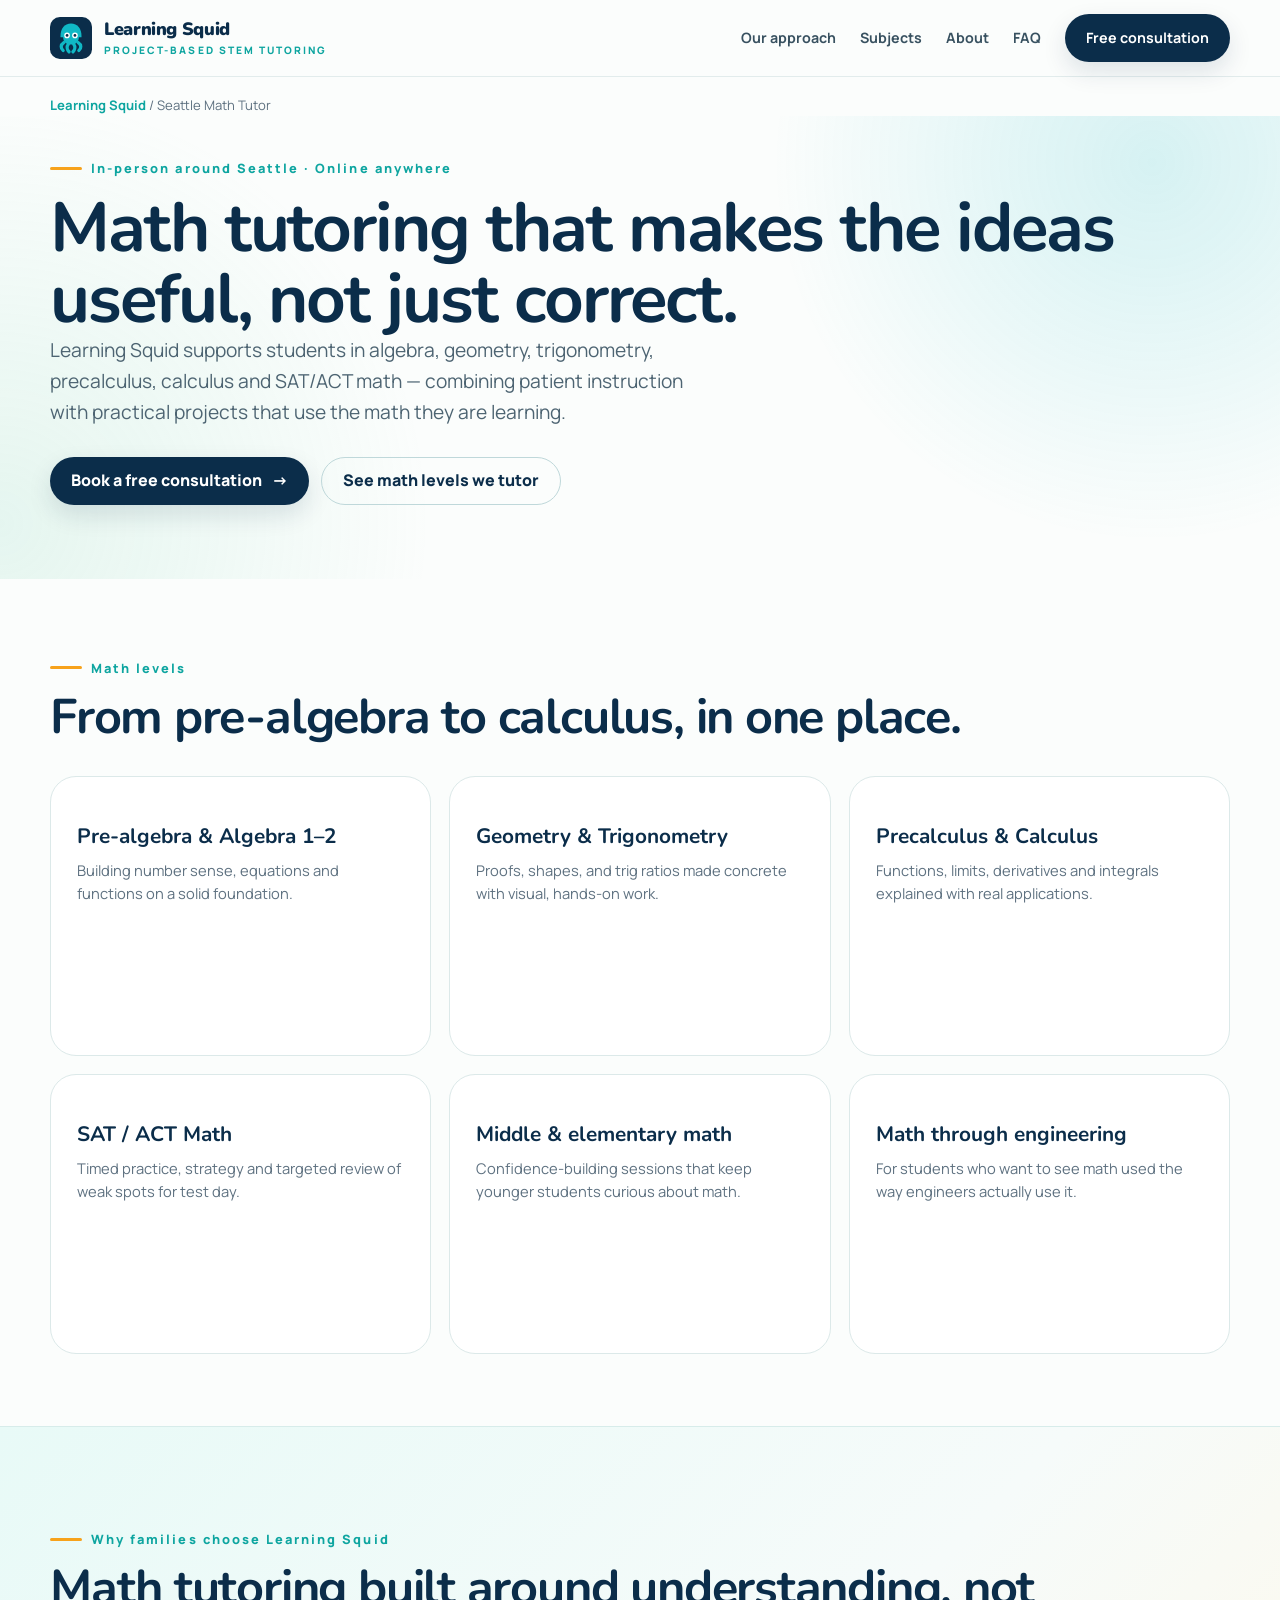
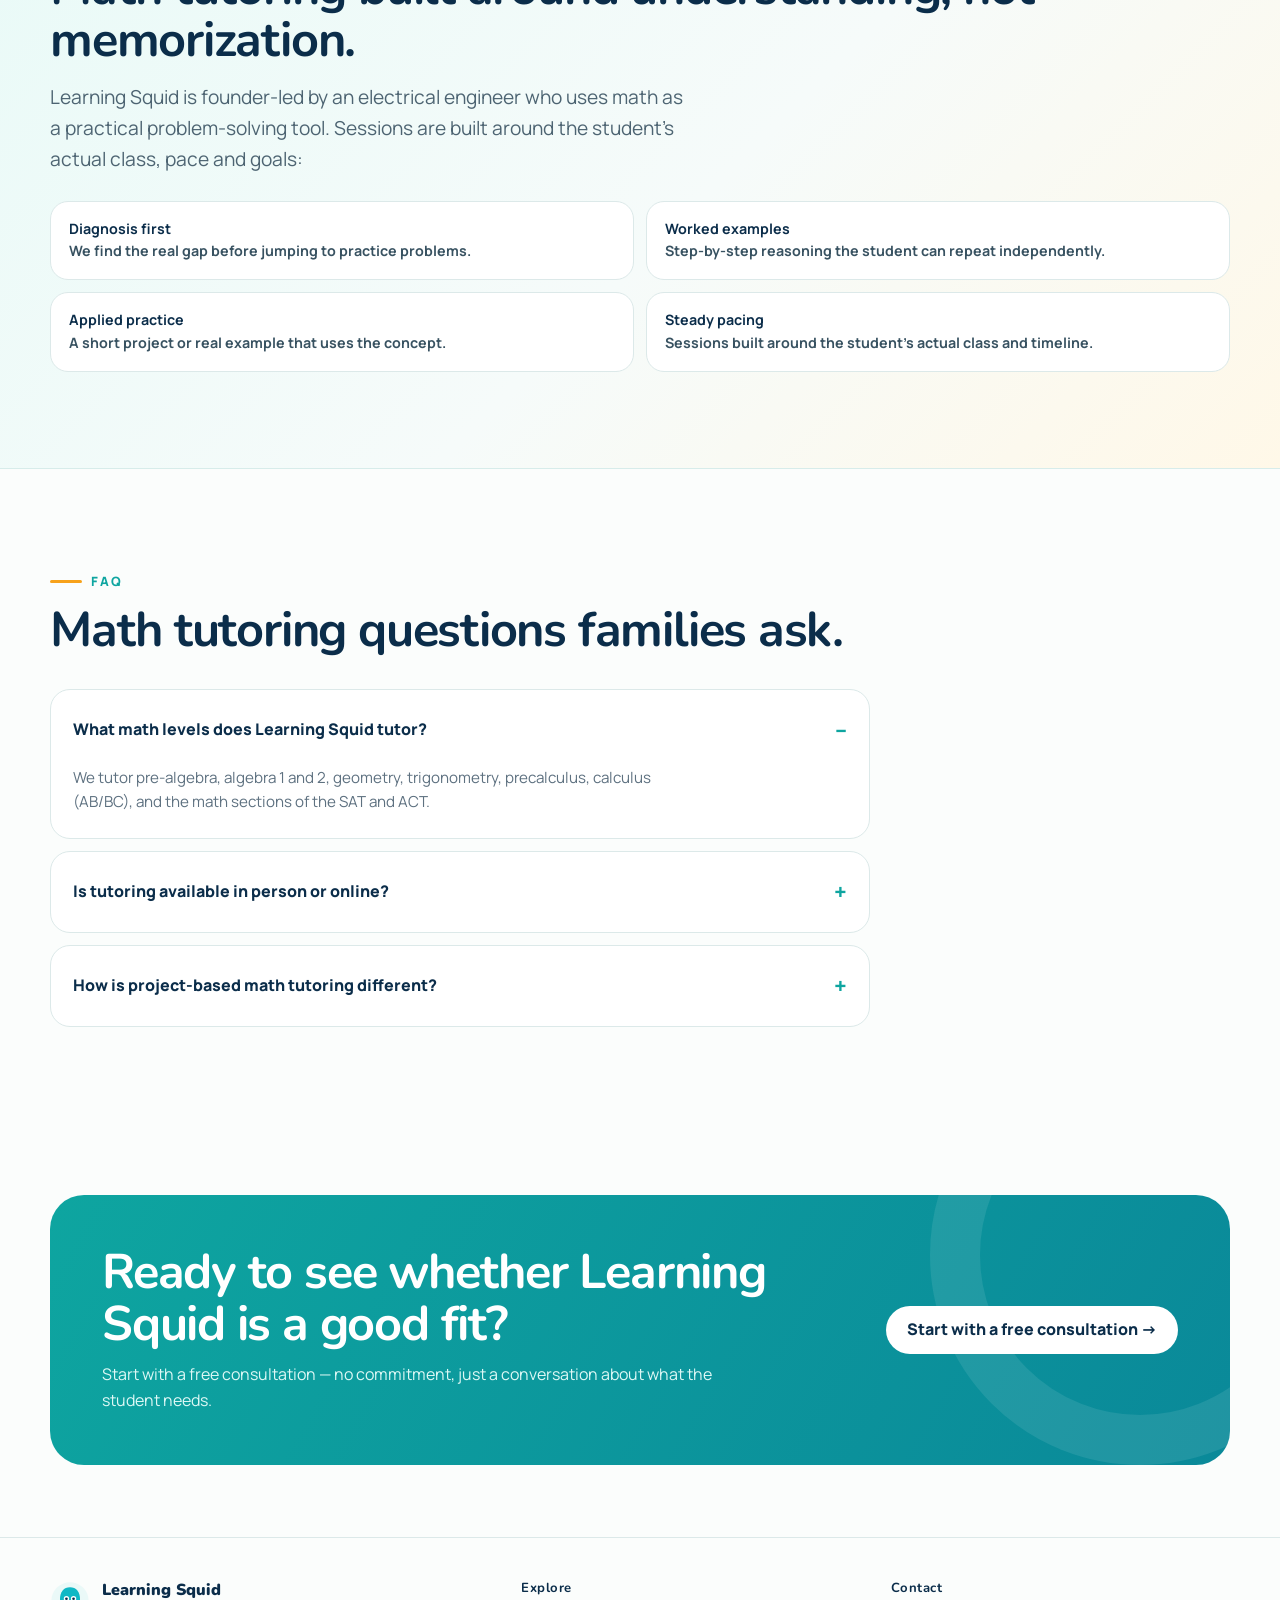
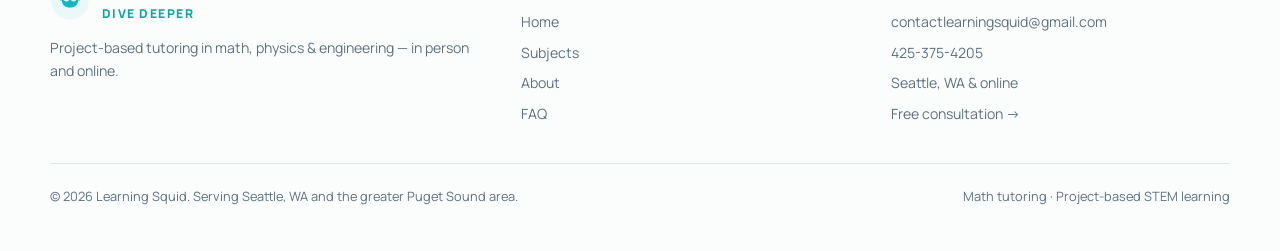
<file: math-tutor-seattle.html>
<!DOCTYPE html>

<html lang="en">
<head>
<meta charset="utf-8"/>
<meta content="width=device-width, initial-scale=1" name="viewport"/>
<title>Math Tutoring in Seattle | Algebra Through Calculus | Learning Squid</title>
<meta content="One-on-one math tutoring in Seattle and online for algebra, geometry, precalculus, calculus and SAT/ACT math, with hands-on project-based learning." name="description"/>
<link href="https://learningsquid.com/math-tutor-seattle.html" rel="canonical"/>
<meta content="index, follow" name="robots"/>
<meta content="#0B2D4A" name="theme-color"/>
<meta content="website" property="og:type"/>
<meta content="Learning Squid" property="og:site_name"/>
<meta content="Math Tutoring in Seattle | Learning Squid" property="og:title"/>
<meta content="One-on-one math tutoring from algebra through calculus, combining patient instruction with hands-on projects." property="og:description"/>
<meta content="https://learningsquid.com/math-tutor-seattle.html" property="og:url"/>
<link href="data:image/svg+xml,%3Csvg xmlns='http://www.w3.org/2000/svg' viewBox='0 0 64 64'%3E%3Crect width='64' height='64' rx='15' fill='%230B2D4A'/%3E%3Cpath d='M32 10c-10 0-16 8-16 19v2h32v-2c0-11-6-19-16-19Z' fill='%2310B8C5'/%3E%3Cpath d='M20 30c0 8 5 12 12 12s12-4 12-12' fill='%2310B8C5'/%3E%3Ccircle cx='26' cy='28' r='4.3' fill='%23fff'/%3E%3Ccircle cx='38' cy='28' r='4.3' fill='%23fff'/%3E%3Ccircle cx='26' cy='28' r='2.1' fill='%230B2D4A'/%3E%3Ccircle cx='38' cy='28' r='2.1' fill='%230B2D4A'/%3E%3C/svg%3E" rel="icon"/>
<link href="https://fonts.googleapis.com" rel="preconnect"/>
<link crossorigin="" href="https://fonts.gstatic.com" rel="preconnect"/>
<link href="https://fonts.googleapis.com/css2?family=Manrope:wght@400;500;600;700;800&amp;family=Nunito:wght@700;800;900&amp;display=swap" rel="stylesheet"/>
<link href="styles.css" rel="stylesheet"/>
<script type="application/ld+json">{
  "@context": "https://schema.org",
  "@type": "BreadcrumbList",
  "itemListElement": [
    {
      "@type": "ListItem",
      "position": 1,
      "name": "Learning Squid",
      "item": "https://learningsquid.com/"
    },
    {
      "@type": "ListItem",
      "position": 2,
      "name": "Seattle Math Tutor",
      "item": "https://learningsquid.com/math-tutor-seattle.html"
    }
  ]
}</script>
<script type="application/ld+json">{
  "@context": "https://schema.org",
  "@type": "Service",
  "serviceType": "Math tutoring",
  "provider": {
    "@type": "LocalBusiness",
    "name": "Learning Squid",
    "url": "https://learningsquid.com/",
    "telephone": "+1-425-375-4205"
  },
  "areaServed": {
    "@type": "City",
    "name": "Seattle"
  },
  "description": "One-on-one math tutoring covering algebra, geometry, trigonometry, precalculus, calculus and SAT/ACT math, combined with hands-on projects."
}</script>
<script type="application/ld+json">{
  "@context": "https://schema.org",
  "@type": "FAQPage",
  "mainEntity": [
    {
      "@type": "Question",
      "name": "What math levels does Learning Squid tutor?",
      "acceptedAnswer": {
        "@type": "Answer",
        "text": "We tutor pre-algebra, algebra 1 and 2, geometry, trigonometry, precalculus, calculus (AB/BC), and the math sections of the SAT and ACT."
      }
    },
    {
      "@type": "Question",
      "name": "Is tutoring available in person or online?",
      "acceptedAnswer": {
        "@type": "Answer",
        "text": "Both. In-person sessions are available around the Seattle area, and online tutoring is available for families who prefer remote sessions."
      }
    },
    {
      "@type": "Question",
      "name": "How is project-based math tutoring different?",
      "acceptedAnswer": {
        "@type": "Answer",
        "text": "Alongside homework help and test preparation, students use the math they are learning in a small hands-on project or practical example so the concept has a reason to matter."
      }
    }
  ]
}</script>
</head>
<body>
<a class="skip-link" href="#main">Skip to content</a>
<header class="site-header">
<nav aria-label="Primary navigation" class="wrap nav">
<a aria-label="Learning Squid home" class="brand" href="index.html">
<svg aria-hidden="true" height="42" viewbox="0 0 64 64" width="42">
<rect fill="#0B2D4A" height="64" rx="15" width="64"></rect>
<path d="M32 10c-10 0-16 8-16 19v2h32v-2c0-11-6-19-16-19Z" fill="#10B8C5"></path>
<path d="M20 30c0 8 5 12 12 12s12-4 12-12" fill="#10B8C5"></path>
<circle cx="26" cy="28" fill="#fff" r="4.3"></circle><circle cx="38" cy="28" fill="#fff" r="4.3"></circle>
<circle cx="26" cy="28" fill="#0B2D4A" r="2.1"></circle><circle cx="38" cy="28" fill="#0B2D4A" r="2.1"></circle>
<path d="M21 39c-5 3-5 9-1 12M28 41c-3 4-2 9 1 12M36 41c3 4 2 9-1 12M43 39c5 3 5 9 1 12" fill="none" stroke="#10B8C5" stroke-linecap="round" stroke-width="5"></path>
</svg>
<span class="brand-copy">
<span class="brand-name">Learning Squid</span>
<span class="brand-tag">PROJECT-BASED STEM TUTORING</span>
</span>
</a>
<button aria-expanded="false" aria-label="Open menu" class="menu-btn" type="button">☰</button>
<div class="nav-links" id="navLinks">
<a href="index.html#approach">Our approach</a>
<a href="index.html#subjects">Subjects</a>
<a href="index.html#about">About</a>
<a href="index.html#faq">FAQ</a>
<a class="nav-cta" href="index.html#contact">Free consultation</a>
</div>
</nav>
</header>
<main id="main">
<p class="crumbs wrap"><a href="index.html">Learning Squid</a> / Seattle Math Tutor</p>
<section class="hero" style="padding-top:36px;">
<div class="wrap">
<div class="eyebrow">In-person around Seattle · Online anywhere</div>
<h1>Math tutoring that makes the ideas useful, not just correct.</h1>
<p class="lede">Learning Squid supports students in algebra, geometry, trigonometry, precalculus, calculus and SAT/ACT math — combining patient instruction with practical projects that use the math they are learning.</p>
<div class="hero-actions">
<a class="btn" href="index.html#contact">Book a free consultation <span aria-hidden="true">→</span></a>
<a class="btn secondary" href="#levels">See math levels we tutor</a>
</div>
</div>
</section>
<section class="section-tight" id="levels">
<div class="wrap">
<div class="eyebrow">Math levels</div>
<h2>From pre-algebra to calculus, in one place.</h2>
<div class="subject-grid" style="grid-template-columns:repeat(3,1fr); margin-top:32px;">
<article class="project-card">
<h3>Pre-algebra &amp; Algebra 1–2</h3>
<p>Building number sense, equations and functions on a solid foundation.</p>
</article>
<article class="project-card">
<h3>Geometry &amp; Trigonometry</h3>
<p>Proofs, shapes, and trig ratios made concrete with visual, hands-on work.</p>
</article>
<article class="project-card">
<h3>Precalculus &amp; Calculus</h3>
<p>Functions, limits, derivatives and integrals explained with real applications.</p>
</article>
<article class="project-card">
<h3>SAT / ACT Math</h3>
<p>Timed practice, strategy and targeted review of weak spots for test day.</p>
</article>
<article class="project-card">
<h3>Middle &amp; elementary math</h3>
<p>Confidence-building sessions that keep younger students curious about math.</p>
</article>
<article class="project-card">
<h3>Math through engineering</h3>
<p>For students who want to see math used the way engineers actually use it.</p>
</article>
</div>
</div>
</section>
<section class="section fifty">
<div class="wrap">
<div class="eyebrow">Why families choose Learning Squid</div>
<h2>Math tutoring built around understanding, not memorization.</h2>
<p class="lede" style="margin-top:16px;">Learning Squid is founder-led by an electrical engineer who uses math as a practical problem-solving tool. Sessions are built around the student’s actual class, pace and goals:</p>
<div class="cred-grid" style="margin-top:26px; grid-template-columns:repeat(2,1fr);">
<div class="cred"><strong>Diagnosis first</strong><br/>We find the real gap before jumping to practice problems.</div>
<div class="cred"><strong>Worked examples</strong><br/>Step-by-step reasoning the student can repeat independently.</div>
<div class="cred"><strong>Applied practice</strong><br/>A short project or real example that uses the concept.</div>
<div class="cred"><strong>Steady pacing</strong><br/>Sessions built around the student's actual class and timeline.</div>
</div>
</div>
</section>
<section class="section">
<div class="wrap">
<div class="eyebrow">FAQ</div>
<h2>Math tutoring questions families ask.</h2>
<div class="faq-list">
<details class="faq-item" open="">
<summary>What math levels does Learning Squid tutor?</summary>
<p>We tutor pre-algebra, algebra 1 and 2, geometry, trigonometry, precalculus, calculus (AB/BC), and the math sections of the SAT and ACT.</p>
</details>
<details class="faq-item">
<summary>Is tutoring available in person or online?</summary>
<p>Both. In-person sessions are available around the Seattle area, and online tutoring is available for families who prefer remote sessions.</p>
</details>
<details class="faq-item">
<summary>How is project-based math tutoring different?</summary>
<p>Alongside homework help and test preparation, students use the math they are learning in a small hands-on project or practical example so the concept has a reason to matter.</p>
</details>
</div>
</div>
</section>
<section class="section-tight">
<div class="wrap">
<div class="cta-shell">
<div class="cta-grid">
<div>
<h2>Ready to see whether Learning Squid is a good fit?</h2>
<p>Start with a free consultation — no commitment, just a conversation about what the student needs.</p>
</div>
<a class="btn" href="index.html#contact">Start with a free consultation →</a>
</div>
</div>
</div>
</section>
</main>
<footer>
<div class="wrap footer-grid">
<div class="footer-col">
<div class="footer-brand">
<svg aria-hidden="true" height="40" viewbox="0 0 180 180" width="40">
<circle cx="90" cy="90" fill="#EAF9F8" r="84"></circle>
<path d="M90 28c-28 0-45 21-45 53v7h90v-7c0-32-17-53-45-53Z" fill="#10B8C5"></path>
<path d="M53 83c0 24 14 36 37 36s37-12 37-36" fill="#10B8C5"></path>
<circle cx="74" cy="80" fill="#fff" r="12"></circle><circle cx="106" cy="80" fill="#fff" r="12"></circle>
<circle cx="74" cy="80" fill="#0B2D4A" r="6"></circle><circle cx="106" cy="80" fill="#0B2D4A" r="6"></circle>
</svg>
<div>
<div class="footer-title">Learning Squid</div>
<div class="footer-tag">DIVE DEEPER</div>
</div>
</div>
<p style="margin-top:14px;">Project-based tutoring in math, physics &amp; engineering — in person and online.</p>
</div>
<div class="footer-col">
<h4>Explore</h4>
<a href="index.html">Home</a>
<a href="index.html#subjects">Subjects</a>
<a href="index.html#about">About</a>
<a href="index.html#faq">FAQ</a>
</div>
<div class="footer-col">
<h4>Contact</h4>
<a href="mailto:contactlearningsquid@gmail.com">contactlearningsquid@gmail.com</a><a href="tel:+14253754205">425-375-4205</a>
<p>Seattle, WA &amp; online</p>
<a href="index.html#contact">Free consultation →</a>
</div>
</div>
<div class="wrap footer-bottom">
<span>© <span id="year"></span> Learning Squid. Serving Seattle, WA and the greater Puget Sound area.</span>
<span>Math tutoring · Project-based STEM learning</span>
</div>
</footer>
<script>
    document.getElementById("year").textContent = new Date().getFullYear();
    const menuButton = document.querySelector(".menu-btn");
    const navLinks = document.getElementById("navLinks");
    menuButton.addEventListener("click", () => {
      const isOpen = navLinks.classList.toggle("open");
      menuButton.setAttribute("aria-expanded", String(isOpen));
      menuButton.textContent = isOpen ? "✕" : "☰";
    });
    navLinks.querySelectorAll("a").forEach(link => {
      link.addEventListener("click", () => navLinks.classList.remove("open"));
    });
  </script>
</body>
</html>
</file>
<file: styles.css>
/* Learning Squid — shared site styles */
:root {
  --navy: #0B2D4A;
  --navy-2: #123F60;
  --teal: #0EA5A0;
  --turquoise: #10B8C5;
  --seafoam: #7ED6B7;
  --gold: #F7A21B;
  --ink: #10212D;
  --muted: #5E7180;
  --mist: #EAF9F8;
  --paper: #FBFDFC;
  --white: #FFFFFF;
  --line: #DCE9E9;
  --shadow: 0 24px 70px rgba(11, 45, 74, .14);
  --radius: 28px;
  --max: 1180px;
}

* { box-sizing: border-box; }
html { scroll-behavior: smooth; }
body {
  margin: 0;
  color: var(--ink);
  background: var(--paper);
  font-family: "Manrope", system-ui, -apple-system, BlinkMacSystemFont, "Segoe UI", sans-serif;
  line-height: 1.6;
  -webkit-font-smoothing: antialiased;
}
img, svg { max-width: 100%; display: block; }
a { color: inherit; }
button, input, textarea, select { font: inherit; }
.wrap { width: min(var(--max), calc(100% - 40px)); margin: 0 auto; }
.section { padding: 96px 0; }
.section-tight { padding: 72px 0; }
.skip-link {
  position: absolute; left: -999px; top: 0; background: var(--navy); color: #fff;
  padding: 12px 18px; border-radius: 0 0 10px 0; z-index: 100;
}
.skip-link:focus { left: 0; }
.eyebrow {
  display: inline-flex; align-items: center; gap: 9px; margin-bottom: 14px;
  color: var(--teal); font-size: .8rem; font-weight: 800; letter-spacing: .16em;
}
.eyebrow::before { content: ""; width: 32px; height: 3px; border-radius: 99px; background: var(--gold); }
h1, h2, h3, h4 { margin: 0; font-family: "Nunito", "Manrope", sans-serif; color: var(--navy); }
h1 { font-size: clamp(2.4rem, 5.4vw, 4.6rem); line-height: 1.03; letter-spacing: -.03em; }
h2 { font-size: clamp(2.1rem, 3.8vw, 3.3rem); line-height: 1.06; letter-spacing: -.025em; }
h3 { font-size: 1.25rem; line-height: 1.25; }
p { margin: 0; }
.muted { color: var(--muted); }
.highlight { color: var(--teal); }
.lede { max-width: 640px; color: #4D6472; font-size: clamp(1.05rem, 1.5vw, 1.22rem); }

/* Header */
.site-header {
  position: sticky; top: 0; z-index: 20;
  background: rgba(251, 253, 252, .9); backdrop-filter: blur(16px);
  border-bottom: 1px solid rgba(220, 233, 233, .8);
}
.nav { min-height: 76px; display: flex; align-items: center; justify-content: space-between; gap: 26px; }
.brand { display: inline-flex; align-items: center; gap: 12px; text-decoration: none; flex-shrink: 0; }
.brand img { width: 42px; height: 42px; }
.brand-copy { line-height: 1; }
.brand-name { display: block; font-family: "Nunito", sans-serif; font-size: 1.12rem; font-weight: 900; color: var(--navy); letter-spacing: -.02em; }
.brand-tag { display: block; margin-top: 6px; font-size: .64rem; font-weight: 800; letter-spacing: .2em; color: var(--teal); }
.nav-links { display: flex; align-items: center; gap: 24px; }
.nav-links a { text-decoration: none; color: #385160; font-size: .89rem; font-weight: 700; }
.nav-links a:hover { color: var(--teal); }
.nav-links .nav-cta { color: #fff; }
.nav-cta, .btn {
  display: inline-flex; align-items: center; justify-content: center; gap: 10px;
  min-height: 48px; padding: 0 21px; border: 0; border-radius: 999px; background: var(--navy);
  color: #fff; text-decoration: none; font-weight: 800; cursor: pointer;
  box-shadow: 0 10px 24px rgba(11,45,74,.12);
  transition: transform .2s ease, background .2s ease, box-shadow .2s ease;
}
.btn:hover, .nav-cta:hover { transform: translateY(-2px); background: var(--navy-2); box-shadow: 0 16px 30px rgba(11,45,74,.17); }
.btn.secondary { background: transparent; color: var(--navy); border: 1px solid #BFD8DA; box-shadow: none; }
.btn.secondary:hover { border-color: var(--teal); color: var(--teal); background: #fff; }
.btn.small { min-height: 40px; padding: 0 16px; font-size: .88rem; }
.menu-btn { display: none; border: 0; background: transparent; color: var(--navy); font-size: 1.4rem; cursor: pointer; }

/* Breadcrumbs */
.crumbs { padding: 18px 0 0; font-size: .82rem; color: var(--muted); }
.crumbs a { color: var(--teal); text-decoration: none; font-weight: 700; }

/* Hero */
.hero { position: relative; overflow: hidden; padding: 64px 0 74px;
  background: radial-gradient(circle at 90% 10%, rgba(16,184,197,.16), transparent 31%),
              radial-gradient(circle at 0% 88%, rgba(126,214,183,.18), transparent 32%), var(--paper); }
.hero-grid { display: grid; grid-template-columns: 1.05fr .95fr; align-items: center; gap: 60px; }
.hero h1 span { display: block; color: var(--teal); }
.hero-actions { display: flex; flex-wrap: wrap; gap: 12px; margin-top: 30px; }
.trust-row { display: flex; flex-wrap: wrap; gap: 12px 18px; margin-top: 26px; color: #47606F; font-size: .9rem; font-weight: 700; }
.trust-row span::before { content: "•"; color: var(--gold); margin-right: 8px; }

/* Hero tutoring photo — fixed aspect ratio prevents layout shift.
   Keep assets/project-based-tutoring.jpg compressed to roughly 1200–1600 px wide. */
.hero-photo-card {
  position: relative; margin: 0; min-height: 420px; border-radius: 34px; overflow: hidden;
  background: linear-gradient(200deg, #0B2D4A 0%, #0E4160 40%, #0EA5A0 100%);
  box-shadow: var(--shadow);
}
.hero-photo {
  width: 100%; height: 100%; min-height: 420px; aspect-ratio: 4 / 3; object-fit: cover; object-position: center;
}
.hero-photo-card.photo-missing::before {
  content: "Add assets/project-based-tutoring.jpg"; position: absolute; inset: 0; display: grid; place-items: center;
  padding: 40px; text-align: center; color: rgba(255,255,255,.78); font-weight: 800;
}
.photo-badge { position: absolute; left: 22px; bottom: 22px; padding: 16px 18px; border-radius: 20px;
  background: rgba(11,45,74,.84); color: #fff; backdrop-filter: blur(6px); }
.photo-badge strong { display: block; font-family: "Nunito", sans-serif; font-size: 1.7rem; line-height: 1; }
.photo-badge span { display: block; margin-top: 6px; color: #CFEFF0; font-size: .78rem; font-weight: 700; line-height: 1.35; }

/* Difference strip */
.difference-strip { background: var(--navy); color: #fff; }
.difference-grid { display: grid; grid-template-columns: 1.1fr repeat(3, .7fr); gap: 20px; align-items: center; }
.difference-title { font-family: "Nunito", sans-serif; font-size: 1.5rem; font-weight: 900; line-height: 1.15; }
.difference-title span { color: #75E3D1; }
.mini-stat { padding-left: 22px; border-left: 1px solid rgba(255,255,255,.18); }
.mini-stat strong { display: block; font-family: "Nunito", sans-serif; font-size: 1.02rem; }
.mini-stat span { display: block; margin-top: 3px; color: #BBD0DA; font-size: .82rem; }

/* How it works */
.intro-grid { display: grid; grid-template-columns: .92fr 1.08fr; gap: 70px; align-items: start; }
.section-copy { max-width: 570px; }
.section-copy p { margin-top: 18px; color: var(--muted); font-size: 1.03rem; }
.steps { display: grid; gap: 16px; }
.step { display: grid; grid-template-columns: 54px 1fr; gap: 18px; align-items: start; padding: 22px; border: 1px solid var(--line); border-radius: 22px; background: #fff; }
.step-num { width: 50px; height: 50px; display: grid; place-items: center; border-radius: 16px; background: var(--mist); color: var(--teal); font-family: "Nunito", sans-serif; font-size: 1.2rem; font-weight: 900; }
.step p { margin-top: 6px; color: var(--muted); font-size: .93rem; }

/* 50/50 */
.fifty { background: linear-gradient(135deg, #E8FAF7, #F6FBFA 56%, #FFF8E8); border-top: 1px solid #D7ECEA; border-bottom: 1px solid #D7ECEA; }
.fifty-grid { display: grid; grid-template-columns: 1fr 1fr; gap: 26px; }
.half { position: relative; overflow: hidden; min-height: 320px; padding: 34px; border-radius: 28px; background: #fff; border: 1px solid rgba(11,45,74,.08); box-shadow: 0 20px 50px rgba(11,45,74,.08); }
.half.dark { background: var(--navy); color: #fff; }
.half-number { font-family: "Nunito", sans-serif; font-size: 4.3rem; line-height: 1; font-weight: 900; letter-spacing: -.06em; color: var(--teal); }
.half.dark .half-number { color: #75E3D1; }
.half h3 { margin-top: 10px; font-size: 1.6rem; }
.half.dark h3 { color: #fff; }
.half p { margin-top: 12px; color: var(--muted); max-width: 50ch; }
.half.dark p { color: #C7D8E1; }
.half ul { margin: 20px 0 0; padding: 0; list-style: none; display: grid; gap: 10px; }
.half li { display: flex; align-items: flex-start; gap: 10px; font-weight: 700; font-size: .91rem; }
.half li::before { content: "✓"; color: var(--gold); font-weight: 900; }

/* Projects / subjects */
.projects-head { display: flex; justify-content: space-between; gap: 40px; align-items: end; margin-bottom: 36px; }
.projects-head p { max-width: 520px; color: var(--muted); }
.project-grid, .subject-grid { display: grid; grid-template-columns: repeat(3, 1fr); gap: 18px; }
.project-card { position: relative; padding: 26px; min-height: 280px; border-radius: 26px; background: #fff; border: 1px solid var(--line); }
.project-icon { width: 56px; height: 56px; display: grid; place-items: center; border-radius: 18px; background: var(--mist); font-size: 1.5rem; }
.project-card h3 { margin-top: 20px; font-size: 1.3rem; }
.project-card p { margin-top: 10px; color: var(--muted); font-size: .92rem; }
.tag { display: inline-flex; margin-top: 20px; padding: 7px 11px; border-radius: 999px; background: #F2F8F8; color: var(--teal); font-size: .74rem; font-weight: 800; }

.subjects { background: var(--navy); color: #fff; }
.subjects h2 { color: #fff; }
.subjects .eyebrow { color: #75E3D1; }
.subjects-lede { margin-top: 16px; color: #C1D3DC; max-width: 650px; }
.subject-grid { grid-template-columns: repeat(4, 1fr); margin-top: 36px; }
.subject-card { padding: 22px; border: 1px solid rgba(255,255,255,.13); border-radius: 22px; background: rgba(255,255,255,.055); text-decoration: none; }
.subject-card .num { color: #75E3D1; font-family: "Nunito", sans-serif; font-weight: 900; }
.subject-card h3 { margin-top: 30px; color: #fff; }
.subject-card p { margin-top: 8px; color: #B8CDD6; font-size: .89rem; }
.subject-card .link { margin-top: 12px; display: inline-block; font-size: .82rem; font-weight: 800; color: #75E3D1; }


/* About */
.about-grid { display: grid; grid-template-columns: .86fr 1.14fr; gap: 64px; align-items: center; }
.about-mark { position: relative; min-height: 400px; display: grid; place-items: center; border-radius: 34px; background: linear-gradient(150deg, #DDF8F3, #EFFAF8 65%, #FFF2D2); overflow: hidden; }
.about-mark img { width: 210px; filter: drop-shadow(0 20px 30px rgba(11,45,74,.13)); }
.about-mark::before, .about-mark::after { content: ""; position: absolute; border: 2px solid rgba(16,184,197,.18); border-radius: 999px; }
.about-mark::before { width: 300px; height: 300px; }
.about-mark::after { width: 360px; height: 360px; }
.about-copy p { margin-top: 16px; color: var(--muted); font-size: 1.01rem; }
.cred-grid { display: grid; grid-template-columns: 1fr 1fr; gap: 12px; margin-top: 24px; }
.cred { padding: 16px 18px; border-radius: 18px; background: #fff; border: 1px solid var(--line); color: #385261; font-size: .89rem; font-weight: 700; }
.cred strong { color: var(--navy); }

/* Service area */
.area-list { display: flex; flex-wrap: wrap; gap: 10px; margin-top: 26px; }
.area-pill { padding: 9px 16px; border-radius: 999px; background: var(--mist); color: var(--navy); font-weight: 800; font-size: .85rem; border: 1px solid var(--line); }


/* FAQ */
.faq-list { margin-top: 32px; display: grid; gap: 12px; max-width: 820px; }
.faq-item { border: 1px solid var(--line); border-radius: 20px; background: #fff; padding: 4px 22px; }
.faq-item summary { cursor: pointer; padding: 18px 0; font-weight: 800; color: var(--navy); list-style: none; display: flex; justify-content: space-between; gap: 16px; align-items: center; }
.faq-item summary::-webkit-details-marker { display: none; }
.faq-item summary::after { content: "+"; font-size: 1.4rem; color: var(--teal); flex-shrink: 0; }
.faq-item[open] summary::after { content: "–"; }
.faq-item p { padding: 0 0 20px; color: var(--muted); font-size: .95rem; max-width: 68ch; }

/* CTA */
.cta-shell { position: relative; overflow: hidden; padding: 52px; border-radius: 34px; background: linear-gradient(120deg, var(--teal), #0A8999); color: #fff; }
.cta-shell::after { content: ""; position: absolute; width: 320px; height: 320px; right: -120px; top: -150px; border: 50px solid rgba(255,255,255,.09); border-radius: 50%; }
.cta-grid { position: relative; z-index: 1; display: grid; grid-template-columns: 1fr auto; gap: 34px; align-items: center; }
.cta-shell h2 { color: #fff; max-width: 720px; }
.cta-shell p { margin-top: 12px; color: #DDF8F5; max-width: 650px; }
.cta-shell .btn { background: #fff; color: var(--navy); box-shadow: none; white-space: nowrap; }

/* Contact */
.contact-grid { display: grid; grid-template-columns: .9fr 1.1fr; gap: 50px; }
.contact-copy p { margin-top: 16px; color: var(--muted); }
.contact-points { display: grid; gap: 12px; margin-top: 26px; }
.contact-point { display: flex; gap: 11px; color: #3C5967; font-weight: 700; }
.contact-point::before { content: "✓"; color: var(--teal); }
.form-card { padding: 26px; border-radius: 26px; background: #fff; border: 1px solid var(--line); box-shadow: 0 18px 50px rgba(11,45,74,.08); }
.form-row { display: grid; grid-template-columns: 1fr 1fr; gap: 14px; }
label { display: block; margin-bottom: 7px; color: var(--navy); font-size: .8rem; font-weight: 800; }
input, select, textarea { width: 100%; border: 1px solid #CADDDD; border-radius: 14px; background: #FBFDFD; color: var(--ink); padding: 13px 14px; outline: none; transition: border .2s ease, box-shadow .2s ease; }
input:focus, select:focus, textarea:focus { border-color: var(--teal); box-shadow: 0 0 0 4px rgba(14,165,160,.12); }
textarea { min-height: 110px; resize: vertical; }
.field { margin-bottom: 14px; }
.form-note { margin-top: 12px; color: var(--muted); font-size: .78rem; }
.form-note a { color: var(--teal); font-weight: 800; text-decoration: none; }
.success-banner { margin-bottom: 18px; padding: 14px 16px; border-radius: 14px; background: #E9F8F4; border: 1px solid #A8DDD0; color: #174F4A; font-weight: 800; }
.honeypot { position: absolute !important; left: -9999px !important; width: 1px !important; height: 1px !important; opacity: 0 !important; }

/* Footer */
footer { padding: 40px 0 44px; border-top: 1px solid var(--line); }
.footer-grid { display: grid; grid-template-columns: 1.3fr 1fr 1fr; gap: 30px; }
.footer-brand { display: flex; align-items: center; gap: 12px; }
.footer-brand img { width: 40px; }
.footer-title { font-family: "Nunito", sans-serif; font-weight: 900; color: var(--navy); }
.footer-tag { color: var(--teal); font-size: .76rem; font-weight: 800; letter-spacing: .12em; }
.footer-col h4 { font-size: .82rem; letter-spacing: .04em; color: var(--navy); margin-bottom: 12px; }
.footer-col a, .footer-col p { display: block; color: var(--muted); font-size: .88rem; text-decoration: none; margin-bottom: 8px; }
.footer-col a:hover { color: var(--teal); }
.footer-bottom { margin-top: 30px; padding-top: 22px; border-top: 1px solid var(--line); color: var(--muted); font-size: .8rem; display: flex; justify-content: space-between; flex-wrap: wrap; gap: 10px; }

@media (max-width: 980px) {
  .hero-grid, .intro-grid, .about-grid, .contact-grid { grid-template-columns: 1fr; }
  .difference-grid { grid-template-columns: 1fr 1fr; }
  .mini-stat:nth-child(2) { border-left: 0; padding-left: 0; }
  .fifty-grid, .cta-grid { grid-template-columns: 1fr; }
  .cta-grid .btn { justify-self: start; }
  .project-grid, .subject-grid { grid-template-columns: 1fr 1fr; }
  .footer-grid { grid-template-columns: 1fr 1fr; }
}
@media (max-width: 760px) {
  .section { padding: 72px 0; }
  .hero-photo-card, .hero-photo { min-height: 320px; }
  .wrap { width: min(100% - 28px, var(--max)); }
  .nav { min-height: 68px; }
  .menu-btn { display: block; }
  .nav-links { position: absolute; left: 14px; right: 14px; top: 74px; display: none; flex-direction: column; align-items: stretch; gap: 2px; padding: 14px; border: 1px solid var(--line); border-radius: 20px; background: rgba(255,255,255,.98); box-shadow: var(--shadow); }
  .nav-links.open { display: flex; }
  .nav-links a { padding: 11px 12px; border-radius: 12px; }
  .nav-links .nav-cta { margin-top: 4px; text-align: center; }
  .difference-grid { grid-template-columns: 1fr; gap: 22px; }
  .mini-stat { border-left: 0; padding-left: 0; }
  .projects-head { display: block; }
  .projects-head p { margin-top: 16px; }
  .project-grid, .subject-grid, .cred-grid, .form-row, .footer-grid { grid-template-columns: 1fr; }
  .half, .cta-shell { padding: 26px; }
  .cta-shell { border-radius: 26px; }
  .footer-bottom { flex-direction: column; }
}
@media (prefers-reduced-motion: reduce) {
  html { scroll-behavior: auto; }
  *, *::before, *::after { transition-duration: .01ms !important; animation-duration: .01ms !important; animation-iteration-count: 1 !important; }
}
</file>
